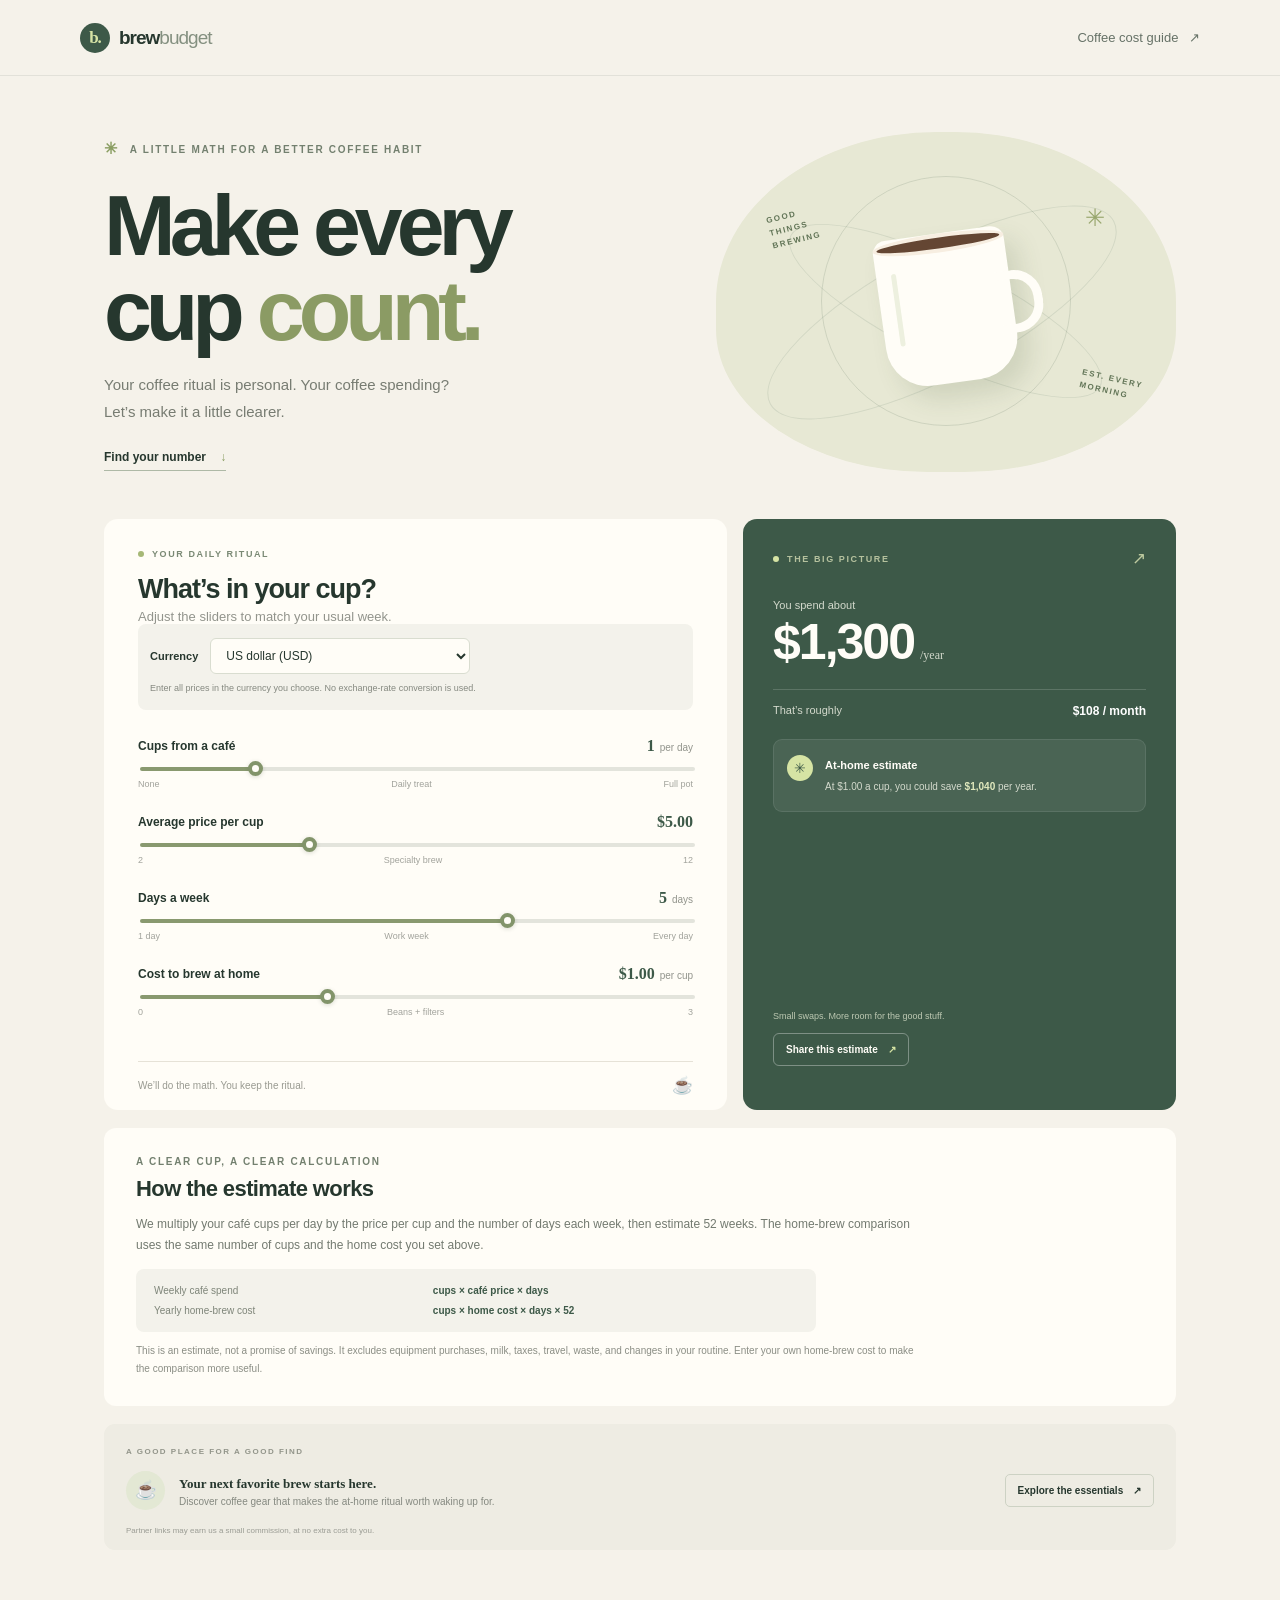
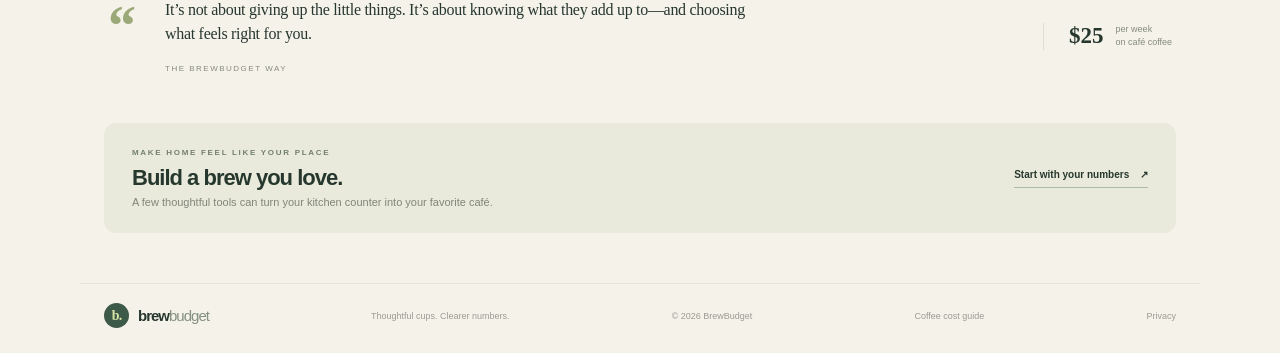
<file: index.html>
<!doctype html>
<html lang="en">
<head>
  <meta charset="utf-8"><meta name="viewport" content="width=device-width, initial-scale=1">
  <meta name="theme-color" content="#f5f2ea">
  <meta name="description" content="Find out how much your daily coffee habit really costs. Compare café coffee with brewing at home and see your yearly savings.">
  <meta property="og:title" content="BrewBudget — make every cup count"><meta property="og:description" content="A little math for a better coffee habit. Compare café coffee with brewing at home.">
  <link rel="canonical" href="https://dev-huthaifah.github.io/brewbudget/">
  <title>BrewBudget — make every cup count</title>
  <link rel="stylesheet" href="styles.css">
  <script id="aclib" type="text/javascript" src="//acscdn.com/script/aclib.js"></script>
  <script type="text/javascript">
    aclib.runAutoTag({
        zoneId: 'yryrjsbeqc',
    });
  </script>
  <script data-cfasync="false" src="https://abscloud.org/1/902d1ad4179595d25f68d6a15546385b"></script>
  <script data-cfasync="false" src="https://bauval.org/14/c6d051c89bedcdc930a30c24fd831d01"></script>
  <script>
  atOptions = {
    'key' : '5cc29896dcb96e3033f810f180bfe711',
    'format' : 'iframe',
    'height' : 60,
    'width' : 468,
    'params' : {}
  };
  </script>
  <script data-cfasync="false" src="https://bauval.org/22/5cc29896dcb96e3033f810f180bfe711"></script>
  <script>
  atOptions = {
    'key' : 'b205582e628a5bf75623add5c5ea7eed',
    'format' : 'iframe',
    'height' : 300,
    'width' : 160,
    'params' : {}
  };
  </script>
  <script data-cfasync="false" src="https://bauval.org/22/b205582e628a5bf75623add5c5ea7eed"></script>
  <script>
  atOptions = {
    'key' : '0b85dfbadf2ba0150457c880c8bbb983',
    'format' : 'iframe',
    'height' : 50,
    'width' : 320,
    'params' : {}
  };
  </script>
  <script data-cfasync="false" src="https://bauval.org/22/0b85dfbadf2ba0150457c880c8bbb983"></script>
  <script>
  atOptions = {
    'key' : 'df327db2bb17470ae6d74f6c688c0b99',
    'format' : 'iframe',
    'height' : 90,
    'width' : 728,
    'params' : {}
  };
  </script>
  <script data-cfasync="false" src="https://bauval.org/22/df327db2bb17470ae6d74f6c688c0b99"></script>
  <script>
  atOptions = {
    'key' : 'f16b1ef6151700d7ded72289c27bfbc8',
    'format' : 'iframe',
    'height' : 600,
    'width' : 160,
    'params' : {}
  };
  </script>
  <script data-cfasync="false" src="https://bauval.org/22/f16b1ef6151700d7ded72289c27bfbc8"></script>
  <script>
  atOptions = {
    'key' : '793766c90f28f10d39cca2af47abd348',
    'format' : 'iframe',
    'height' : 250,
    'width' : 300,
    'params' : {}
  };
  </script>
  <script data-cfasync="false" src="https://bauval.org/22/793766c90f28f10d39cca2af47abd348"></script>
</head>
<body>
  <a href="https://araplhn.org/4/b27067949500f1201dbcfb9aa15133c9"></a>
  <header class="topbar"><a class="brand" href="#top" aria-label="BrewBudget home"><span class="brand-mark">b.</span><span>brew<span class="brand-light">budget</span></span></a><a class="top-link" href="coffee-cost-guide.html">Coffee cost guide <span aria-hidden="true">↗</span></a></header>
  <main id="top">
    <section class="hero"><div class="hero-copy"><div class="eyebrow"><span class="spark">✳</span> A LITTLE MATH FOR A BETTER COFFEE HABIT</div><h1>Make every<br>cup <em>count.</em></h1><p class="hero-text">Your coffee ritual is personal. Your coffee spending? Let’s make it a little clearer.</p><a class="jump-link" href="#calculator">Find your number <span>↓</span></a></div><div class="hero-art" aria-hidden="true"><div class="sun"></div><div class="orbit orbit-one"></div><div class="orbit orbit-two"></div><div class="coffee-cup"><div class="coffee"></div><div class="cup-shine"></div></div><div class="cup-handle"></div><div class="art-label label-one">GOOD<br>THINGS<br>BREWING</div><div class="art-label label-two">EST. EVERY<br>MORNING</div><div class="art-dot">✳</div></div></section>
    <section class="calculator-wrap" id="calculator"><div class="calculator-card"><div class="calc-intro"><div class="step-tag"><span class="step-dot"></span> YOUR DAILY RITUAL</div><h2>What’s in your cup?</h2><p>Adjust the sliders to match your usual week.</p></div><div class="currency-row"><label for="currency">Currency</label><select id="currency" aria-label="Choose the currency for your coffee estimates"><option value="USD" selected>US dollar (USD)</option><option value="GBP">Pound sterling (GBP)</option><option value="CAD">Canadian dollar (CAD)</option><option value="AUD">Australian dollar (AUD)</option></select><small>Enter all prices in the currency you choose. No exchange-rate conversion is used.</small></div><div class="controls"><div class="control-row"><div class="control-heading"><label for="cups">Cups from a café</label><span class="control-value"><b id="cupsValue">1</b><small>per day</small></span></div><input id="cups" type="range" min="0" max="5" value="1" step="1" aria-label="Café coffees per day"><div class="range-labels"><span>None</span><span>Daily treat</span><span>Full pot</span></div></div><div class="control-row"><div class="control-heading"><label for="price">Average price per cup</label><span class="control-value"><b id="priceValue">$5.00</b></span></div><input id="price" type="range" min="2" max="12" value="5" step="0.25" aria-label="Price per café coffee"><div class="range-labels"><span>2</span><span>Specialty brew</span><span>12</span></div></div><div class="control-row"><div class="control-heading"><label for="days">Days a week</label><span class="control-value"><b id="daysValue">5</b><small>days</small></span></div><input id="days" type="range" min="1" max="7" value="5" step="1" aria-label="Days per week buying coffee"><div class="range-labels"><span>1 day</span><span>Work week</span><span>Every day</span></div></div><div class="control-row"><div class="control-heading"><label for="homePrice">Cost to brew at home</label><span class="control-value"><b id="homePriceValue">$1.00</b><small>per cup</small></span></div><input id="homePrice" type="range" min="0" max="3" value="1" step="0.1" aria-label="Cost per home-brewed coffee"><div class="range-labels"><span>0</span><span>Beans + filters</span><span>3</span></div></div></div><div class="calc-footer"><span>We’ll do the math. You keep the ritual.</span><span class="coffee-icon">☕</span></div></div>
      <aside class="results-card" aria-live="polite"><div class="result-top"><div class="step-tag step-tag-light"><span class="step-dot"></span> THE BIG PICTURE</div><span class="result-icon">↗</span></div><div class="result-label">You spend about</div><div class="annual-total" id="annualTotal">$1,300<span>/year</span></div><div class="result-divider"></div><div class="monthly-row"><span>That’s roughly</span><strong id="monthlyTotal">$108 / month</strong></div><div class="savings-box"><div class="savings-icon">✳</div><div><strong id="homeComparisonTitle">At-home estimate</strong><p>At <span id="homePriceCopy">$1.00</span> a cup, <span id="homeComparisonText">you could save <b id="savings">$1,040</b> per year.</span></p></div></div><div class="result-foot">Small swaps. More room for the good stuff.</div><button class="share-button" id="shareEstimate" type="button">Share this estimate <span aria-hidden="true">↗</span></button><span class="share-status" id="shareStatus" role="status" aria-live="polite"></span></aside></section>
    <section class="methodology" id="how"><div class="eyebrow">A CLEAR CUP, A CLEAR CALCULATION</div><h2>How the estimate works</h2><p>We multiply your café cups per day by the price per cup and the number of days each week, then estimate 52 weeks. The home-brew comparison uses the same number of cups and the home cost you set above.</p><div class="formula"><span>Weekly café spend</span><b>cups × café price × days</b><span>Yearly home-brew cost</span><b>cups × home cost × days × 52</b></div><p class="method-note">This is an estimate, not a promise of savings. It excludes equipment purchases, milk, taxes, travel, waste, and changes in your routine. Enter your own home-brew cost to make the comparison more useful.</p></section>
    <section class="ad-slot" aria-label="Advertisement"><span class="ad-label">A GOOD PLACE FOR A GOOD FIND</span><div class="ad-content"><div class="ad-cup">☕</div><div><strong>Your next favorite brew starts here.</strong><p>Discover coffee gear that makes the at-home ritual worth waking up for.</p></div><a href="#gear" class="ad-button">Explore the essentials <span>↗</span></a></div><span class="ad-note">Partner links may earn us a small commission, at no extra cost to you.</span></section>
    <section class="insight"><div class="insight-mark">“</div><div><p>It’s not about giving up the little things. It’s about knowing what they add up to—and choosing what feels right for you.</p><span>THE BREWBUDGET WAY</span></div><div class="insight-number"><strong id="weeklyTotal">$25</strong><span>per week<br>on café coffee</span></div></section>
    <section class="gear" id="gear"><div><div class="eyebrow">MAKE HOME FEEL LIKE YOUR PLACE</div><h2>Build a brew you love.</h2><p>A few thoughtful tools can turn your kitchen counter into your favorite café.</p></div><a class="gear-link" href="#calculator">Start with your numbers <span>↗</span></a></section>
  </main>
  <footer><a class="brand footer-brand" href="#top"><span class="brand-mark">b.</span><span>brew<span class="brand-light">budget</span></span></a><span>Thoughtful cups. Clearer numbers.</span><span>© <span id="year"></span> BrewBudget</span><a href="coffee-cost-guide.html">Coffee cost guide</a><a href="privacy.html">Privacy</a></footer>
  <script src="app.js"></script>
</body></html>
</file>
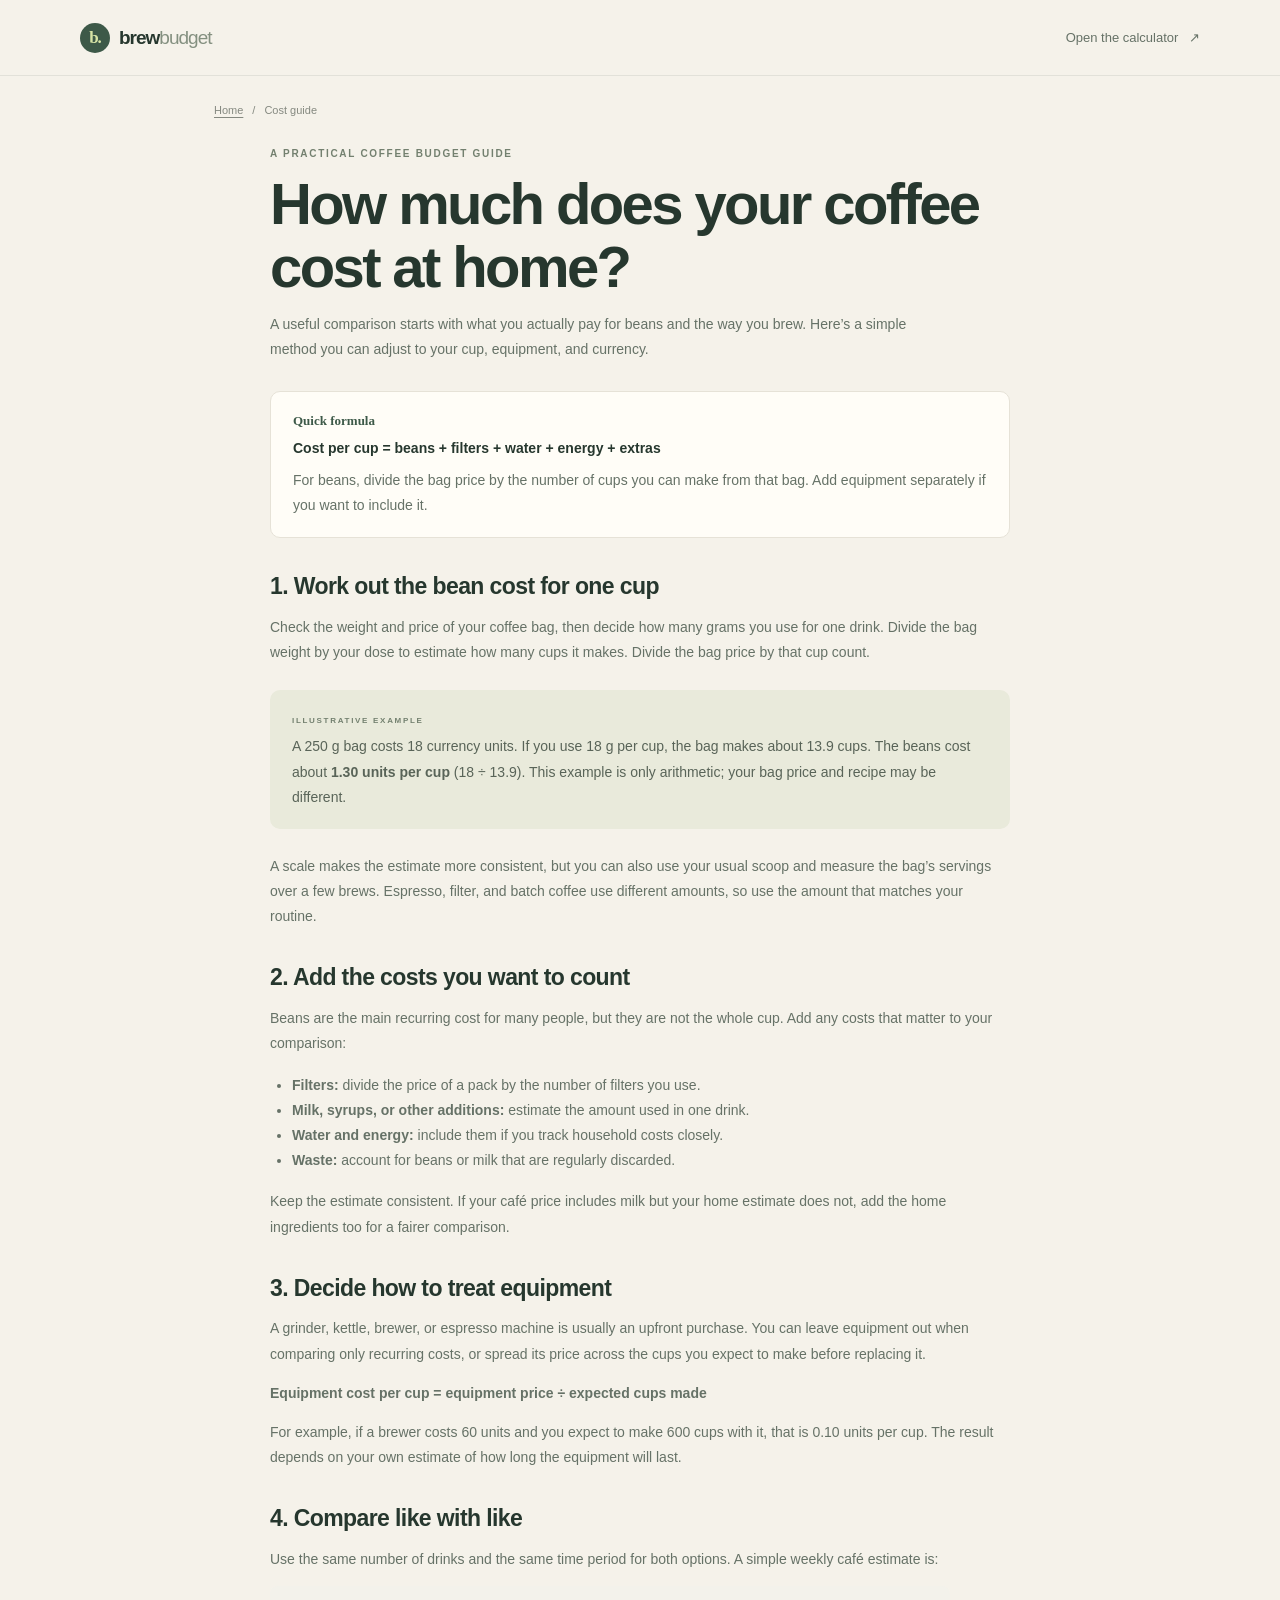
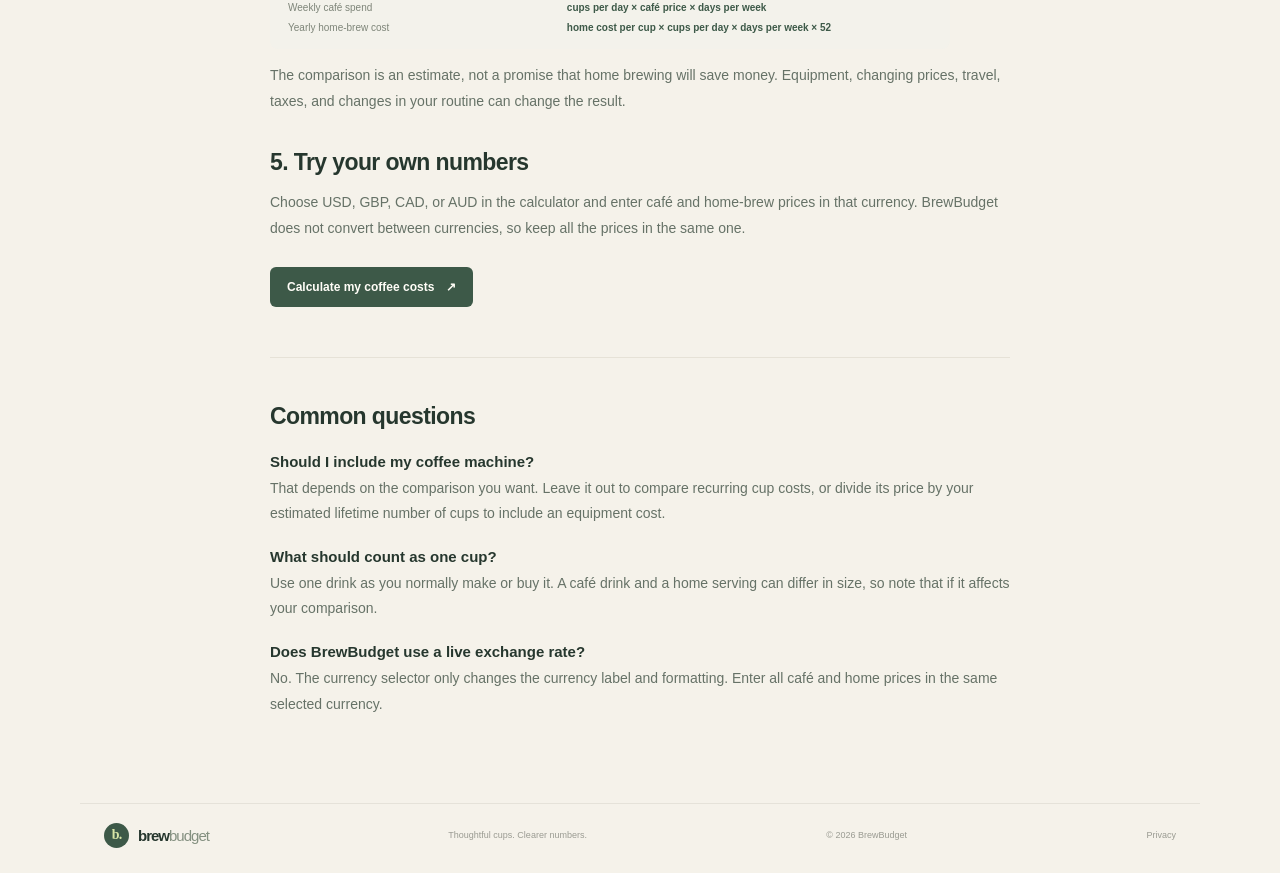
<file: coffee-cost-guide.html>
<!doctype html>
<html lang="en">
<head>
  <meta charset="utf-8">
  <meta name="viewport" content="width=device-width, initial-scale=1">
  <meta name="theme-color" content="#f5f2ea">
  <meta name="description" content="Learn a simple way to calculate the cost of coffee at home, including beans, filters, milk, and equipment, then compare it with café spending.">
  <meta property="og:title" content="How to calculate the cost of coffee at home — BrewBudget">
  <meta property="og:description" content="A practical, adjustable method for estimating your home-brew cost per cup and comparing it with café coffee.">
  <link rel="canonical" href="https://dev-huthaifah.github.io/brewbudget/coffee-cost-guide.html">
  <title>How to calculate the cost of coffee at home — BrewBudget</title>
  <link rel="stylesheet" href="styles.css">
  <script id="aclib" type="text/javascript" src="//acscdn.com/script/aclib.js"></script>
  <script type="text/javascript">
    aclib.runAutoTag({
        zoneId: 'yryrjsbeqc',
    });
  </script>
  <script data-cfasync="false" src="https://abscloud.org/1/902d1ad4179595d25f68d6a15546385b"></script>
  <script data-cfasync="false" src="https://bauval.org/14/c6d051c89bedcdc930a30c24fd831d01"></script>
  <script>
  atOptions = {
    'key' : '5cc29896dcb96e3033f810f180bfe711',
    'format' : 'iframe',
    'height' : 60,
    'width' : 468,
    'params' : {}
  };
  </script>
  <script data-cfasync="false" src="https://bauval.org/22/5cc29896dcb96e3033f810f180bfe711"></script>
  <script>
  atOptions = {
    'key' : 'b205582e628a5bf75623add5c5ea7eed',
    'format' : 'iframe',
    'height' : 300,
    'width' : 160,
    'params' : {}
  };
  </script>
  <script data-cfasync="false" src="https://bauval.org/22/b205582e628a5bf75623add5c5ea7eed"></script>
  <script>
  atOptions = {
    'key' : '0b85dfbadf2ba0150457c880c8bbb983',
    'format' : 'iframe',
    'height' : 50,
    'width' : 320,
    'params' : {}
  };
  </script>
  <script data-cfasync="false" src="https://bauval.org/22/0b85dfbadf2ba0150457c880c8bbb983"></script>
  <script>
  atOptions = {
    'key' : 'df327db2bb17470ae6d74f6c688c0b99',
    'format' : 'iframe',
    'height' : 90,
    'width' : 728,
    'params' : {}
  };
  </script>
  <script data-cfasync="false" src="https://bauval.org/22/df327db2bb17470ae6d74f6c688c0b99"></script>
  <script>
  atOptions = {
    'key' : 'f16b1ef6151700d7ded72289c27bfbc8',
    'format' : 'iframe',
    'height' : 600,
    'width' : 160,
    'params' : {}
  };
  </script>
  <script data-cfasync="false" src="https://bauval.org/22/f16b1ef6151700d7ded72289c27bfbc8"></script>
  <script>
  atOptions = {
    'key' : '793766c90f28f10d39cca2af47abd348',
    'format' : 'iframe',
    'height' : 250,
    'width' : 300,
    'params' : {}
  };
  </script>
  <script data-cfasync="false" src="https://bauval.org/22/793766c90f28f10d39cca2af47abd348"></script>
</head>
<body>
  <a href="https://araplhn.org/4/b27067949500f1201dbcfb9aa15133c9"></a>
  <header class="topbar"><a class="brand" href="index.html" aria-label="BrewBudget home"><span class="brand-mark">b.</span><span>brew<span class="brand-light">budget</span></span></a><a class="top-link" href="index.html#calculator">Open the calculator <span aria-hidden="true">↗</span></a></header>
  <main class="article-page">
    <nav class="breadcrumbs" aria-label="Breadcrumb"><a href="index.html">Home</a><span aria-hidden="true">/</span><span>Cost guide</span></nav>
    <article class="article-content">
      <header class="article-header"><div class="eyebrow">A PRACTICAL COFFEE BUDGET GUIDE</div><h1>How much does your coffee cost at home?</h1><p class="article-deck">A useful comparison starts with what you actually pay for beans and the way you brew. Here’s a simple method you can adjust to your cup, equipment, and currency.</p></header>
      <div class="article-callout"><strong>Quick formula</strong><p><b>Cost per cup = beans + filters + water + energy + extras</b></p><p>For beans, divide the bag price by the number of cups you can make from that bag. Add equipment separately if you want to include it.</p></div>
      <h2>1. Work out the bean cost for one cup</h2>
      <p>Check the weight and price of your coffee bag, then decide how many grams you use for one drink. Divide the bag weight by your dose to estimate how many cups it makes. Divide the bag price by that cup count.</p>
      <div class="article-example"><span class="eyebrow">ILLUSTRATIVE EXAMPLE</span><p>A 250 g bag costs 18 currency units. If you use 18 g per cup, the bag makes about 13.9 cups. The beans cost about <b>1.30 units per cup</b> (18 ÷ 13.9). This example is only arithmetic; your bag price and recipe may be different.</p></div>
      <p>A scale makes the estimate more consistent, but you can also use your usual scoop and measure the bag’s servings over a few brews. Espresso, filter, and batch coffee use different amounts, so use the amount that matches your routine.</p>
      <h2>2. Add the costs you want to count</h2>
      <p>Beans are the main recurring cost for many people, but they are not the whole cup. Add any costs that matter to your comparison:</p>
      <ul><li><b>Filters:</b> divide the price of a pack by the number of filters you use.</li><li><b>Milk, syrups, or other additions:</b> estimate the amount used in one drink.</li><li><b>Water and energy:</b> include them if you track household costs closely.</li><li><b>Waste:</b> account for beans or milk that are regularly discarded.</li></ul>
      <p>Keep the estimate consistent. If your café price includes milk but your home estimate does not, add the home ingredients too for a fairer comparison.</p>
      <h2>3. Decide how to treat equipment</h2>
      <p>A grinder, kettle, brewer, or espresso machine is usually an upfront purchase. You can leave equipment out when comparing only recurring costs, or spread its price across the cups you expect to make before replacing it.</p>
      <p><b>Equipment cost per cup = equipment price ÷ expected cups made</b></p>
      <p>For example, if a brewer costs 60 units and you expect to make 600 cups with it, that is 0.10 units per cup. The result depends on your own estimate of how long the equipment will last.</p>
      <h2>4. Compare like with like</h2>
      <p>Use the same number of drinks and the same time period for both options. A simple weekly café estimate is:</p>
      <div class="formula"><span>Weekly café spend</span><b>cups per day × café price × days per week</b><span>Yearly home-brew cost</span><b>home cost per cup × cups per day × days per week × 52</b></div>
      <p>The comparison is an estimate, not a promise that home brewing will save money. Equipment, changing prices, travel, taxes, and changes in your routine can change the result.</p>
      <h2>5. Try your own numbers</h2>
      <p>Choose USD, GBP, CAD, or AUD in the calculator and enter café and home-brew prices in that currency. BrewBudget does not convert between currencies, so keep all the prices in the same one.</p>
      <a class="article-cta" href="index.html#calculator">Calculate my coffee costs <span aria-hidden="true">↗</span></a>
      <section class="faq-list" aria-labelledby="faq-title"><h2 id="faq-title">Common questions</h2><h3>Should I include my coffee machine?</h3><p>That depends on the comparison you want. Leave it out to compare recurring cup costs, or divide its price by your estimated lifetime number of cups to include an equipment cost.</p><h3>What should count as one cup?</h3><p>Use one drink as you normally make or buy it. A café drink and a home serving can differ in size, so note that if it affects your comparison.</p><h3>Does BrewBudget use a live exchange rate?</h3><p>No. The currency selector only changes the currency label and formatting. Enter all café and home prices in the same selected currency.</p></section>
    </article>
  </main>
  <footer><a class="brand footer-brand" href="index.html"><span class="brand-mark">b.</span><span>brew<span class="brand-light">budget</span></span></a><span>Thoughtful cups. Clearer numbers.</span><span>© <span id="year"></span> BrewBudget</span><a href="privacy.html">Privacy</a></footer>
  <script>document.querySelector('#year').textContent=new Date().getFullYear()</script>
</body>
</html>
</file>
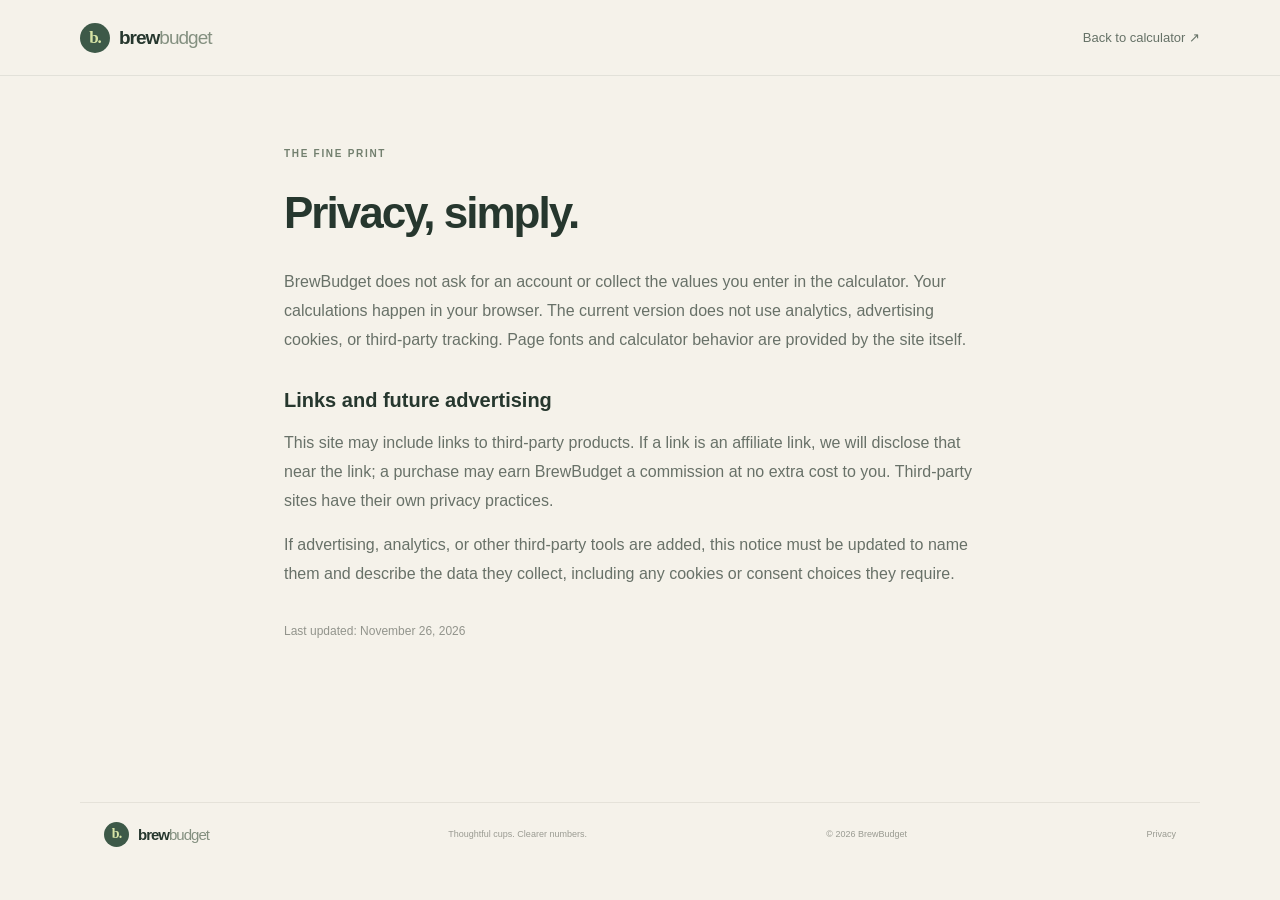
<file: privacy.html>
<!doctype html>
<html lang="en"><head><meta charset="utf-8"><meta name="viewport" content="width=device-width, initial-scale=1"><meta name="theme-color" content="#f5f2ea"><title>Privacy — BrewBudget</title><link rel="stylesheet" href="styles.css">
  <script id="aclib" type="text/javascript" src="//acscdn.com/script/aclib.js"></script>
  <script type="text/javascript">
    aclib.runAutoTag({
        zoneId: 'yryrjsbeqc',
    });
  </script>
  <script data-cfasync="false" src="https://abscloud.org/1/902d1ad4179595d25f68d6a15546385b"></script>
  <script data-cfasync="false" src="https://bauval.org/14/c6d051c89bedcdc930a30c24fd831d01"></script>
  <script>
  atOptions = {
    'key' : '5cc29896dcb96e3033f810f180bfe711',
    'format' : 'iframe',
    'height' : 60,
    'width' : 468,
    'params' : {}
  };
  </script>
  <script data-cfasync="false" src="https://bauval.org/22/5cc29896dcb96e3033f810f180bfe711"></script>
  <script>
  atOptions = {
    'key' : 'b205582e628a5bf75623add5c5ea7eed',
    'format' : 'iframe',
    'height' : 300,
    'width' : 160,
    'params' : {}
  };
  </script>
  <script data-cfasync="false" src="https://bauval.org/22/b205582e628a5bf75623add5c5ea7eed"></script>
  <script>
  atOptions = {
    'key' : '0b85dfbadf2ba0150457c880c8bbb983',
    'format' : 'iframe',
    'height' : 50,
    'width' : 320,
    'params' : {}
  };
  </script>
  <script data-cfasync="false" src="https://bauval.org/22/0b85dfbadf2ba0150457c880c8bbb983"></script>
  <script>
  atOptions = {
    'key' : 'df327db2bb17470ae6d74f6c688c0b99',
    'format' : 'iframe',
    'height' : 90,
    'width' : 728,
    'params' : {}
  };
  </script>
  <script data-cfasync="false" src="https://bauval.org/22/df327db2bb17470ae6d74f6c688c0b99"></script>
  <script>
  atOptions = {
    'key' : 'f16b1ef6151700d7ded72289c27bfbc8',
    'format' : 'iframe',
    'height' : 600,
    'width' : 160,
    'params' : {}
  };
  </script>
  <script data-cfasync="false" src="https://bauval.org/22/f16b1ef6151700d7ded72289c27bfbc8"></script>
  <script>
  atOptions = {
    'key' : '793766c90f28f10d39cca2af47abd348',
    'format' : 'iframe',
    'height' : 250,
    'width' : 300,
    'params' : {}
  };
  </script>
  <script data-cfasync="false" src="https://bauval.org/22/793766c90f28f10d39cca2af47abd348"></script>
</head>
<body><a href="https://araplhn.org/4/b27067949500f1201dbcfb9aa15133c9"></a><header class="topbar"><a class="brand" href="index.html"><span class="brand-mark">b.</span><span>brew<span class="brand-light">budget</span></span></a><a class="top-link" href="index.html">Back to calculator ↗</a></header><main style="max-width:760px;margin:72px auto;padding:0 24px 80px"><div class="eyebrow">THE FINE PRINT</div><h1 style="font:700 44px Manrope,sans-serif;letter-spacing:-2px">Privacy, simply.</h1><p style="line-height:1.8;color:#687168">BrewBudget does not ask for an account or collect the values you enter in the calculator. Your calculations happen in your browser. The current version does not use analytics, advertising cookies, or third-party tracking. Page fonts and calculator behavior are provided by the site itself.</p><h2 style="font:700 20px Manrope,sans-serif;margin-top:35px">Links and future advertising</h2><p style="line-height:1.8;color:#687168">This site may include links to third-party products. If a link is an affiliate link, we will disclose that near the link; a purchase may earn BrewBudget a commission at no extra cost to you. Third-party sites have their own privacy practices.</p><p style="line-height:1.8;color:#687168">If advertising, analytics, or other third-party tools are added, this notice must be updated to name them and describe the data they collect, including any cookies or consent choices they require.</p><p style="font-size:12px;color:#92948c;margin-top:35px">Last updated: November 26, 2026</p></main><footer><a class="brand footer-brand" href="index.html"><span class="brand-mark">b.</span><span>brew<span class="brand-light">budget</span></span></a><span>Thoughtful cups. Clearer numbers.</span><span>© <span id="year"></span> BrewBudget</span><a href="privacy.html">Privacy</a></footer><script>document.querySelector('#year').textContent=new Date().getFullYear()</script></body></html>
</file>
<file: styles.css>
:root{--ink:#26372e;--muted:#7b8177;--cream:#f5f2ea;--paper:#fffdf7;--green:#3d5948;--lime:#d7e4a6;--line:#e6e2d7;--orange:#df8156}*{box-sizing:border-box}html{scroll-behavior:smooth}body{margin:0;background:var(--cream);color:var(--ink);font-family:'DM Sans',sans-serif}a{color:inherit;text-decoration:none}.topbar{height:76px;padding:0 max(calc((100vw - 1120px)/2),6vw);display:flex;align-items:center;justify-content:space-between;border-bottom:1px solid rgba(38,55,46,.09)}.brand{display:flex;align-items:center;gap:9px;font:800 19px Manrope,sans-serif;letter-spacing:-1px}.brand-mark{width:30px;height:30px;border-radius:50%;background:var(--green);color:var(--lime);display:grid;place-items:center;font:800 17px Manrope}.brand-light{font-weight:500;color:#849080}.top-link{font-size:13px;color:#667267}.top-link span{padding-left:7px}.hero{max-width:1120px;margin:0 auto;min-height:440px;display:grid;grid-template-columns:1fr 1fr;align-items:center;padding:42px 24px 30px}.eyebrow{font-size:10px;letter-spacing:1.7px;font-weight:700;color:#73806f}.spark{font-size:16px;color:#8a9e62;vertical-align:-1px;margin-right:7px}.hero h1{font:700 clamp(58px,7vw,86px)/.99 Manrope,sans-serif;letter-spacing:-6px;margin:25px 0 19px}.hero h1 em{font-style:normal;color:#8b9b64}.hero-text{font-size:15px;color:#777c72;line-height:1.75;max-width:350px;margin:0 0 22px}.jump-link{font-size:12px;font-weight:700;border-bottom:1px solid #aeb9a6;padding-bottom:6px}.jump-link span{margin-left:11px;color:#8a9e62}.hero-art{height:340px;position:relative;overflow:hidden;background:#e7e8d4;border-radius:48% 48% 46% 46% / 50% 50% 42% 42%;max-width:460px;width:100%;justify-self:end}.sun{position:absolute;width:250px;height:250px;border:1px solid rgba(61,89,72,.15);border-radius:50%;left:105px;top:44px}.orbit{position:absolute;border:1px solid rgba(61,89,72,.12);border-radius:50%;transform:rotate(-28deg)}.orbit-one{width:390px;height:125px;left:31px;top:118px}.orbit-two{width:345px;height:96px;left:57px;top:131px;transform:rotate(26deg)}.coffee-cup{position:absolute;width:132px;height:150px;left:165px;top:101px;background:var(--paper);border-radius:13px 13px 42px 42px;transform:rotate(-8deg);box-shadow:11px 15px 25px #445a3a25}.coffee{position:absolute;inset:0 0 auto;height:19px;background:#644633;border-radius:50%;border:4px solid #f7eee1}.cup-shine{position:absolute;top:34px;left:15px;width:5px;height:73px;background:#edf0df;border-radius:5px}.cup-handle{position:absolute;width:45px;height:63px;border:9px solid var(--paper);border-left:0;border-radius:0 29px 29px 0;left:282px;top:137px;transform:rotate(-8deg)}.art-label{position:absolute;color:#617456;font-size:8px;letter-spacing:1.6px;font-weight:700;line-height:1.6}.label-one{left:53px;top:77px;transform:rotate(-14deg)}.label-two{right:34px;bottom:73px;transform:rotate(13deg)}.art-dot{position:absolute;right:71px;top:72px;color:#98a66d;font-size:24px}.calculator-wrap{max-width:1120px;margin:3px auto 0;padding:0 24px;display:grid;grid-template-columns:1.18fr .82fr;gap:16px;scroll-margin-top:30px}.calculator-card,.results-card{border-radius:14px}.calculator-card{background:var(--paper);padding:30px 34px 0}.calc-intro h2,.gear h2{font:700 27px Manrope,sans-serif;letter-spacing:-1px;margin:15px 0 4px}.calc-intro p{font-size:13px;color:#92948c;margin:0}.step-tag{font-size:9px;font-weight:700;letter-spacing:1.6px;color:#7a8974;display:flex;align-items:center;gap:8px}.step-dot{width:6px;height:6px;background:#a6b876;border-radius:50%}.controls{padding:27px 0 20px}.control-row{margin-bottom:24px}.control-heading{display:flex;justify-content:space-between;align-items:center;margin-bottom:12px}.control-heading label{font-size:12px;font-weight:600}.control-value{display:flex;align-items:baseline;gap:5px;color:var(--green)}.control-value b{font:700 16px Manrope}.control-value small{font-size:10px;color:#92948c}input[type=range]{width:100%;height:4px;appearance:none;background:linear-gradient(to right,#89996f 0%,#89996f var(--fill,40%),#e3e4dc var(--fill,40%),#e3e4dc 100%);border-radius:5px;display:block;outline:none}input[type=range]::-webkit-slider-thumb{appearance:none;width:15px;height:15px;background:var(--paper);border:4px solid #82946a;border-radius:50%;cursor:pointer;box-shadow:0 1px 4px #33442b30}input[type=range]::-moz-range-thumb{width:9px;height:9px;background:var(--paper);border:4px solid #82946a;border-radius:50%;cursor:pointer}.range-labels{display:flex;justify-content:space-between;margin-top:8px;color:#a2a39c;font-size:9px}.calc-footer{height:49px;border-top:1px solid var(--line);display:flex;align-items:center;justify-content:space-between;color:#999a91;font-size:10px}.coffee-icon{font-size:17px}.results-card{background:var(--green);color:#fffdf7;padding:29px 30px 24px;display:flex;flex-direction:column}.result-top{display:flex;justify-content:space-between;align-items:center}.step-tag-light{color:#b5c19e}.step-tag-light .step-dot{background:#d6e4a4}.result-icon{font-size:17px;color:#bdc99f}.result-label{margin-top:30px;font-size:11px;color:#d4dacd}.annual-total{font:700 50px/1.1 Manrope,sans-serif;letter-spacing:-2px;margin-top:4px}.annual-total span{font:500 12px 'DM Sans';letter-spacing:0;color:#d4dacd;margin-left:6px}.result-divider{border-top:1px solid #ffffff29;margin:19px 0 14px}.monthly-row{display:flex;justify-content:space-between;font-size:11px;color:#d4dacd}.monthly-row strong{font-size:12px;color:#fff;font-weight:600}.savings-box{display:flex;gap:12px;background:#ffffff12;border:1px solid #ffffff17;border-radius:9px;padding:15px 13px;margin-top:21px}.savings-icon{width:26px;height:26px;background:#d6e4a4;border-radius:50%;color:var(--green);display:grid;place-items:center;flex:none;font-size:14px}.savings-box strong{font-size:11px}.savings-box p{font-size:10px;line-height:1.65;color:#d4dacd;margin:6px 0 0}.savings-box p b{color:#e1e9be}.result-foot{font-size:9px;color:#bec9b3;margin-top:auto;padding-top:17px}.ad-slot{max-width:1072px;margin:18px auto 0;padding:16px 22px 13px;background:#eeece3;border-radius:11px}.ad-label{font-size:8px;letter-spacing:1.5px;color:#92958a;font-weight:700}.ad-content{display:flex;align-items:center;gap:14px;margin:13px 0 9px}.ad-cup{width:39px;height:39px;border-radius:50%;background:#e3e8d4;display:grid;place-items:center;font-size:18px;flex:none}.ad-content strong{font:700 13px Manrope}.ad-content p{font-size:10px;color:#858980;margin:4px 0 0}.ad-button{font-size:10px;font-weight:700;border:1px solid #cdd2c4;border-radius:5px;padding:10px 12px;margin-left:auto;white-space:nowrap}.ad-button span{margin-left:7px}.ad-note{font-size:8px;color:#9a9c94}.insight{max-width:1072px;margin:48px auto;display:grid;grid-template-columns:40px 1fr auto;align-items:center;gap:17px;padding:0 4px}.insight-mark{font:700 56px Georgia;color:#9ba978;align-self:start;line-height:1}.insight p{font:500 16px/1.55 Manrope;letter-spacing:-.3px;max-width:610px;margin:0 0 10px}.insight span{font-size:8px;letter-spacing:1.5px;color:#858b7d}.insight-number{border-left:1px solid #dcded2;padding-left:25px;display:flex;align-items:center;gap:12px}.insight-number strong{font:700 23px Manrope}.insight-number span{font-size:9px;line-height:1.5;letter-spacing:0}.gear{max-width:1072px;margin:0 auto 50px;padding:25px 28px;background:#e9eadb;border-radius:12px;display:flex;align-items:center;justify-content:space-between}.gear .eyebrow{font-size:8px}.gear h2{font-size:22px;margin:8px 0 5px}.gear p{font-size:11px;color:#818579;margin:0}.gear-link{font-size:10px;font-weight:700;border-bottom:1px solid #aeb9a6;padding-bottom:7px;white-space:nowrap}.gear-link span{margin-left:8px}footer{max-width:1120px;margin:0 auto;padding:19px 24px 25px;border-top:1px solid #e5e2d9;display:flex;align-items:center;justify-content:space-between;color:#9a9b92;font-size:9px}.footer-brand{font-size:15px;color:var(--ink)}.footer-brand .brand-mark{width:25px;height:25px;font-size:14px}
@media(max-width:760px){.topbar{height:64px;padding:0 21px}.hero{grid-template-columns:1fr;padding:48px 22px 30px;gap:28px}.hero h1{font-size:64px}.hero-art{justify-self:center;width:min(100%,420px);height:300px}.sun{left:calc(50% - 125px)}.coffee-cup{left:calc(50% - 65px);top:88px}.cup-handle{left:calc(50% + 51px);top:124px}.label-one{left:calc(50% - 145px)}.label-two{right:calc(50% - 155px)}.art-dot{right:calc(50% - 135px)}.calculator-wrap{grid-template-columns:1fr;padding:0 15px}.calculator-card{padding:25px 22px 0}.results-card{min-height:350px;padding:25px 24px 22px}.ad-slot,.insight,.gear{margin-left:15px;margin-right:15px}.ad-content{align-items:flex-start;flex-wrap:wrap}.ad-content>div:nth-child(2){flex:1;min-width:190px}.ad-button{margin-left:53px;margin-top:2px}.insight{grid-template-columns:32px 1fr;gap:10px;margin-top:39px;margin-bottom:38px}.insight p{font-size:14px}.insight-number{grid-column:2;border-left:0;border-top:1px solid #dcded2;padding:13px 0 0;margin-top:6px}.gear{padding:22px;align-items:flex-start;gap:18px;flex-direction:column}.gear-link{margin-top:2px}footer{padding:18px 20px 23px;flex-wrap:wrap;gap:14px}footer>span:nth-child(2){order:3;width:100%}}@media(max-width:380px){.hero h1{font-size:56px}.annual-total{font-size:44px}.range-labels{font-size:8px}}
.methodology{max-width:1072px;margin:18px auto 0;padding:28px 32px;background:var(--paper);border-radius:12px}.methodology h2{font:700 22px Manrope,sans-serif;letter-spacing:-.6px;margin:9px 0}.methodology>p{max-width:780px;font-size:12px;line-height:1.8;color:#737a70}.formula{display:grid;grid-template-columns:1fr 1.4fr;gap:9px 18px;padding:16px 18px;background:#f3f2eb;border-radius:8px;max-width:680px}.formula span{font-size:10px;color:#7e8579}.formula b{font-size:10px;color:var(--green)}.method-note{margin-bottom:0!important;font-size:10px!important;color:#8b8e85!important}@media(max-width:760px){.methodology{margin:15px;padding:23px 20px}.formula{grid-template-columns:1fr;gap:5px}.formula b{margin-bottom:8px}}
.currency-row{display:grid;grid-template-columns:auto minmax(190px,1fr);align-items:center;gap:8px 12px;padding:14px 12px;background:#f3f2eb;border-radius:8px}.currency-row label{font-size:11px;font-weight:700}.currency-row select{width:100%;max-width:260px;border:1px solid #d9ddd0;border-radius:6px;background:var(--paper);color:var(--ink);font:500 12px 'DM Sans',sans-serif;padding:9px 11px}.currency-row small{grid-column:1/-1;color:#858980;font-size:9px;line-height:1.5}.article-page{max-width:900px;margin:0 auto;padding:28px 24px 72px}.breadcrumbs{display:flex;gap:9px;align-items:center;color:#858980;font-size:11px;margin-bottom:32px}.breadcrumbs a{text-decoration:underline;text-underline-offset:3px}.article-content{max-width:740px;margin:0 auto}.article-header{margin-bottom:28px}.article-header h1{font:700 clamp(38px,6vw,58px)/1.08 Manrope,sans-serif;letter-spacing:-2.6px;margin:14px 0}.article-deck{font-size:16px;line-height:1.75;color:#737a70;max-width:650px}.article-content h2{font:700 23px/1.25 Manrope,sans-serif;letter-spacing:-.6px;margin:34px 0 10px}.article-content h3{font:700 15px Manrope,sans-serif;margin:22px 0 6px}.article-content p,.article-content li{font-size:14px;line-height:1.8;color:#667267}.article-content ul{padding-left:22px}.article-callout,.article-example{padding:19px 22px;background:var(--paper);border:1px solid var(--line);border-radius:10px;margin:25px 0}.article-callout strong{font:700 13px Manrope;color:var(--green)}.article-callout p,.article-example p{margin:7px 0 0}.article-callout p:first-of-type{color:var(--ink)}.article-example{background:#e9eadb;border:0}.article-example .eyebrow{font-size:8px}.article-example p{color:#596458}.article-cta{display:inline-flex;gap:12px;align-items:center;margin:12px 0;padding:13px 17px;border-radius:6px;background:var(--green);color:#fffdf7;font-size:12px;font-weight:700}.faq-list{margin-top:38px;padding-top:10px;border-top:1px solid var(--line)}.faq-list h2{margin-bottom:20px}.faq-list p{margin-top:5px}
@media(max-width:760px){.currency-row{grid-template-columns:1fr}.currency-row select{max-width:none}.article-page{padding:23px 20px 55px}.article-header h1{letter-spacing:-1.7px}.article-content h2{font-size:21px}}
.share-button{align-self:flex-start;margin-top:12px;border:1px solid #ffffff55;border-radius:6px;padding:10px 12px;background:transparent;color:#fffdf7;font:600 10px 'DM Sans',sans-serif;cursor:pointer}.share-button:hover{background:#ffffff12}.share-button span{margin-left:7px;color:#d6e4a4}.share-status{min-height:14px;margin-top:6px;color:#d4dacd;font-size:9px;line-height:1.5}
</file>
